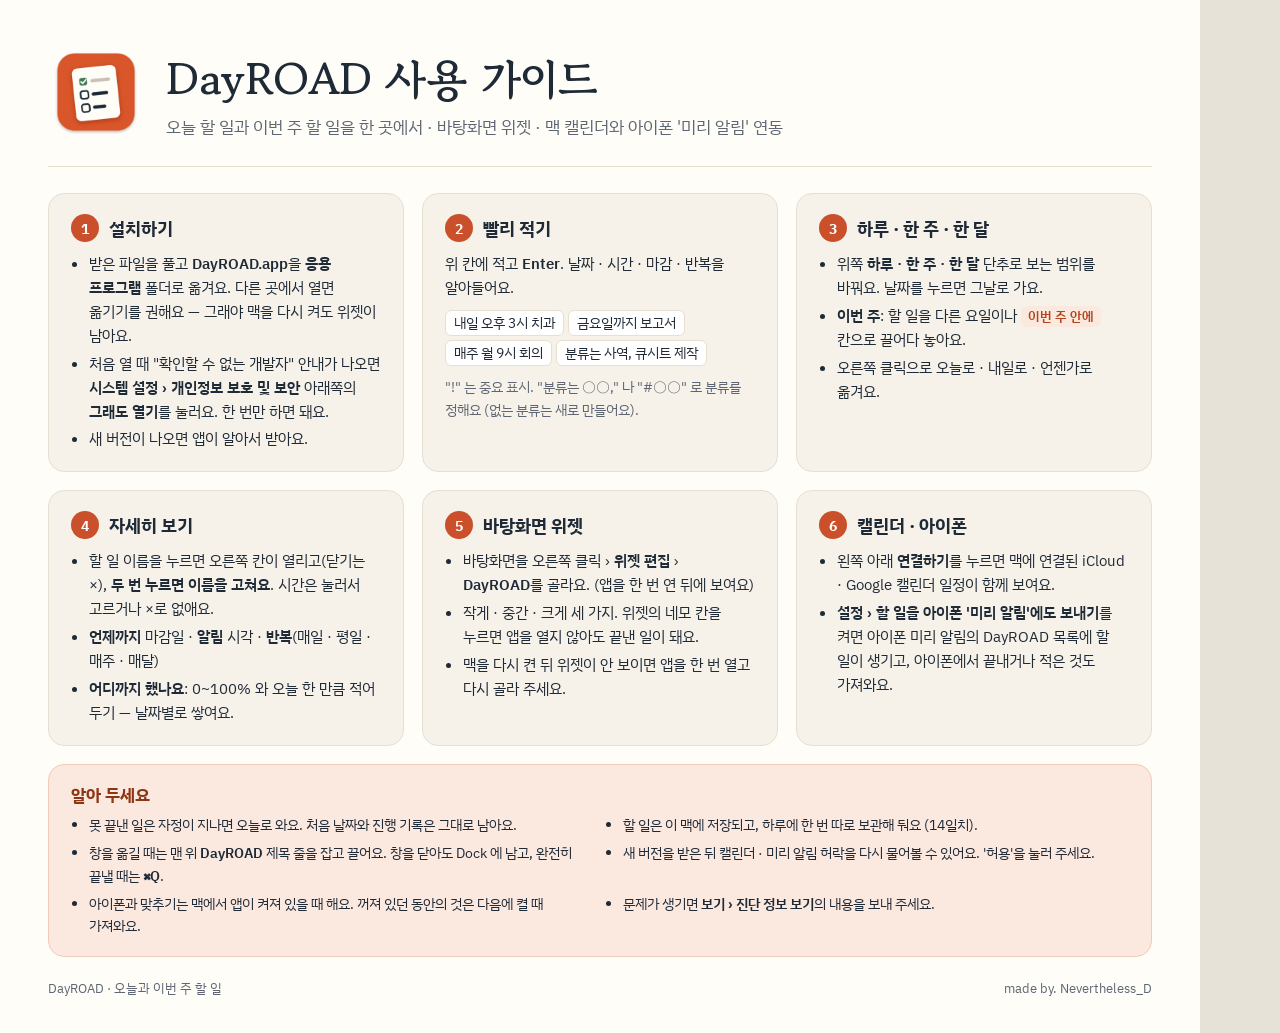
<file: docs/guide.html>
<!doctype html>
<html lang="ko">
<head>
<meta charset="utf-8">
<title>DayROAD 사용 가이드</title>
<style>
@font-face { font-family: 'IBM Plex Sans KR'; font-weight: 400; src: url(../engine/web/fonts/IBMPlexSansKR-Regular.woff2); }
@font-face { font-family: 'IBM Plex Sans KR'; font-weight: 500; src: url(../engine/web/fonts/IBMPlexSansKR-Medium.woff2); }
@font-face { font-family: 'IBM Plex Sans KR'; font-weight: 600; src: url(../engine/web/fonts/IBMPlexSansKR-SemiBold.woff2); }
@font-face { font-family: 'IBM Plex Sans KR'; font-weight: 700; src: url(../engine/web/fonts/IBMPlexSansKR-Bold.woff2); }
@font-face { font-family: 'Gowun Batang'; font-weight: 700; src: url(../engine/web/fonts/GowunBatang-Bold.woff2); }
* { box-sizing: border-box; }
body { margin: 0; background: #E7E2D8; font-family: 'IBM Plex Sans KR', sans-serif; color: #1F2A37; word-break: keep-all; }
.page { width: 1200px; padding: 44px 48px 36px; background: #FFFDF8; }
.top { display: flex; align-items: center; gap: 22px; padding-bottom: 26px; border-bottom: 1px solid #E6DFD2; }
.top img { width: 96px; height: 96px; }
.top h1 { margin: 0; font-family: 'Gowun Batang', serif; font-size: 44px; letter-spacing: -.5px; }
.top p { margin: 4px 0 0; font-size: 17px; color: #5E6673; }
.grid { display: grid; grid-template-columns: repeat(3, minmax(0, 1fr)); gap: 18px; margin-top: 26px; }
.card { background: #F6F2EA; border: 1px solid #E6DFD2; border-radius: 16px; padding: 20px 22px; }
.card h2 { margin: 0 0 10px; display: flex; align-items: center; gap: 10px; font-size: 18px; }
.num { display: inline-flex; align-items: center; justify-content: center; width: 28px; height: 28px; border-radius: 50%; background: #C9502A; color: #FFFFFF; font-size: 14px; font-weight: 700; flex: none; }
.card p, .card li { font-size: 14.5px; line-height: 1.65; margin: 0; }
.card ul { margin: 0; padding-left: 18px; }
.card li + li { margin-top: 4px; }
.ex { display: inline-block; margin: 2px 0; padding: 1px 8px; border-radius: 6px; background: #FFFFFF; border: 1px solid #E6DFD2; font-size: 13.5px; }
.chip { display: inline-block; padding: 0 7px; border-radius: 6px; background: #FBE9E0; color: #B4461C; font-weight: 600; font-size: 13px; }
b { font-weight: 600; }
.warn { margin-top: 18px; background: #FBE9E0; border: 1px solid #F0CBB8; border-radius: 16px; padding: 18px 22px; }
.warn h2 { margin: 0 0 8px; font-size: 17px; color: #8E3613; }
.warn ul { margin: 0; padding-left: 18px; display: grid; grid-template-columns: 1fr 1fr; gap: 6px 28px; }
.warn li { font-size: 14px; line-height: 1.6; }
.foot { display: flex; justify-content: space-between; margin-top: 22px; font-size: 13px; color: #5E6673; }
.wid { display: flex; gap: 8px; margin-top: 10px; }
.wid span { display: block; border-radius: 10px; background: #FFFDF8; border: 1px solid #E6DFD2; }
</style>
</head>
<body>
<div class="page">
  <div class="top">
    <img src="../app/AppIcon.png" alt="">
    <div>
      <h1>DayROAD 사용 가이드</h1>
      <p>오늘 할 일과 이번 주 할 일을 한 곳에서 · 바탕화면 위젯 · 맥 캘린더와 아이폰 '미리 알림' 연동</p>
    </div>
  </div>

  <div class="grid">
    <div class="card">
      <h2><span class="num">1</span>설치하기</h2>
      <ul>
        <li>받은 파일을 풀고 <b>DayROAD.app</b>을 <b>응용 프로그램</b> 폴더로 옮겨요. 다른 곳에서 열면 옮기기를 권해요 — 그래야 맥을 다시 켜도 위젯이 남아요.</li>
        <li>처음 열 때 "확인할 수 없는 개발자" 안내가 나오면 <b>시스템 설정 › 개인정보 보호 및 보안</b> 아래쪽의 <b>그래도 열기</b>를 눌러요. 한 번만 하면 돼요.</li>
        <li>새 버전이 나오면 앱이 알아서 받아요.</li>
      </ul>
    </div>
    <div class="card">
      <h2><span class="num">2</span>빨리 적기</h2>
      <p>위 칸에 적고 <b>Enter</b>. 날짜 · 시간 · 마감 · 반복을 알아들어요.</p>
      <p style="margin-top: 8px"><span class="ex">내일 오후 3시 치과</span> <span class="ex">금요일까지 보고서</span><br><span class="ex">매주 월 9시 회의</span> <span class="ex">분류는 사역, 큐시트 제작</span></p>
      <p style="margin-top: 8px; font-size: 13.5px; color: #5E6673">"!" 는 중요 표시. "분류는 ○○," 나 "#○○" 로 분류를 정해요 (없는 분류는 새로 만들어요).</p>
    </div>
    <div class="card">
      <h2><span class="num">3</span>하루 · 한 주 · 한 달</h2>
      <ul>
        <li>위쪽 <b>하루 · 한 주 · 한 달</b> 단추로 보는 범위를 바꿔요. 날짜를 누르면 그날로 가요.</li>
        <li><b>이번 주</b>: 할 일을 다른 요일이나 <span class="chip">이번 주 안에</span> 칸으로 끌어다 놓아요.</li>
        <li>오른쪽 클릭으로 오늘로 · 내일로 · 언젠가로 옮겨요.</li>
      </ul>
    </div>
    <div class="card">
      <h2><span class="num">4</span>자세히 보기</h2>
      <ul>
        <li>할 일 이름을 누르면 오른쪽 칸이 열리고(닫기는 ×), <b>두 번 누르면 이름을 고쳐요</b>. 시간은 눌러서 고르거나 ×로 없애요.</li>
        <li><b>언제까지</b> 마감일 · <b>알림</b> 시각 · <b>반복</b>(매일 · 평일 · 매주 · 매달)</li>
        <li><b>어디까지 했나요</b>: 0~100% 와 오늘 한 만큼 적어 두기 — 날짜별로 쌓여요.</li>
      </ul>
    </div>
    <div class="card">
      <h2><span class="num">5</span>바탕화면 위젯</h2>
      <ul>
        <li>바탕화면을 오른쪽 클릭 › <b>위젯 편집</b> › <b>DayROAD</b>를 골라요. (앱을 한 번 연 뒤에 보여요)</li>
        <li>작게 · 중간 · 크게 세 가지. 위젯의 네모 칸을 누르면 앱을 열지 않아도 끝낸 일이 돼요.</li>
        <li>맥을 다시 켠 뒤 위젯이 안 보이면 앱을 한 번 열고 다시 골라 주세요.</li>
      </ul>
    </div>
    <div class="card">
      <h2><span class="num">6</span>캘린더 · 아이폰</h2>
      <ul>
        <li>왼쪽 아래 <b>연결하기</b>를 누르면 맥에 연결된 iCloud · Google 캘린더 일정이 함께 보여요.</li>
        <li><b>설정 › 할 일을 아이폰 '미리 알림'에도 보내기</b>를 켜면 아이폰 미리 알림의 DayROAD 목록에 할 일이 생기고, 아이폰에서 끝내거나 적은 것도 가져와요.</li>
      </ul>
    </div>
  </div>

  <div class="warn">
    <h2>알아 두세요</h2>
    <ul>
      <li>못 끝낸 일은 자정이 지나면 오늘로 와요. 처음 날짜와 진행 기록은 그대로 남아요.</li>
      <li>할 일은 이 맥에 저장되고, 하루에 한 번 따로 보관해 둬요 (14일치).</li>
      <li>창을 옮길 때는 맨 위 <b>DayROAD</b> 제목 줄을 잡고 끌어요. 창을 닫아도 Dock 에 남고, 완전히 끝낼 때는 <b>⌘Q</b>.</li>
      <li>새 버전을 받은 뒤 캘린더 · 미리 알림 허락을 다시 물어볼 수 있어요. '허용'을 눌러 주세요.</li>
      <li>아이폰과 맞추기는 맥에서 앱이 켜져 있을 때 해요. 꺼져 있던 동안의 것은 다음에 켤 때 가져와요.</li>
      <li>문제가 생기면 <b>보기 › 진단 정보 보기</b>의 내용을 보내 주세요.</li>
    </ul>
  </div>

  <div class="foot"><span>DayROAD · 오늘과 이번 주 할 일</span><span>made by. Nevertheless_D</span></div>
</div>
</body>
</html>
</file>
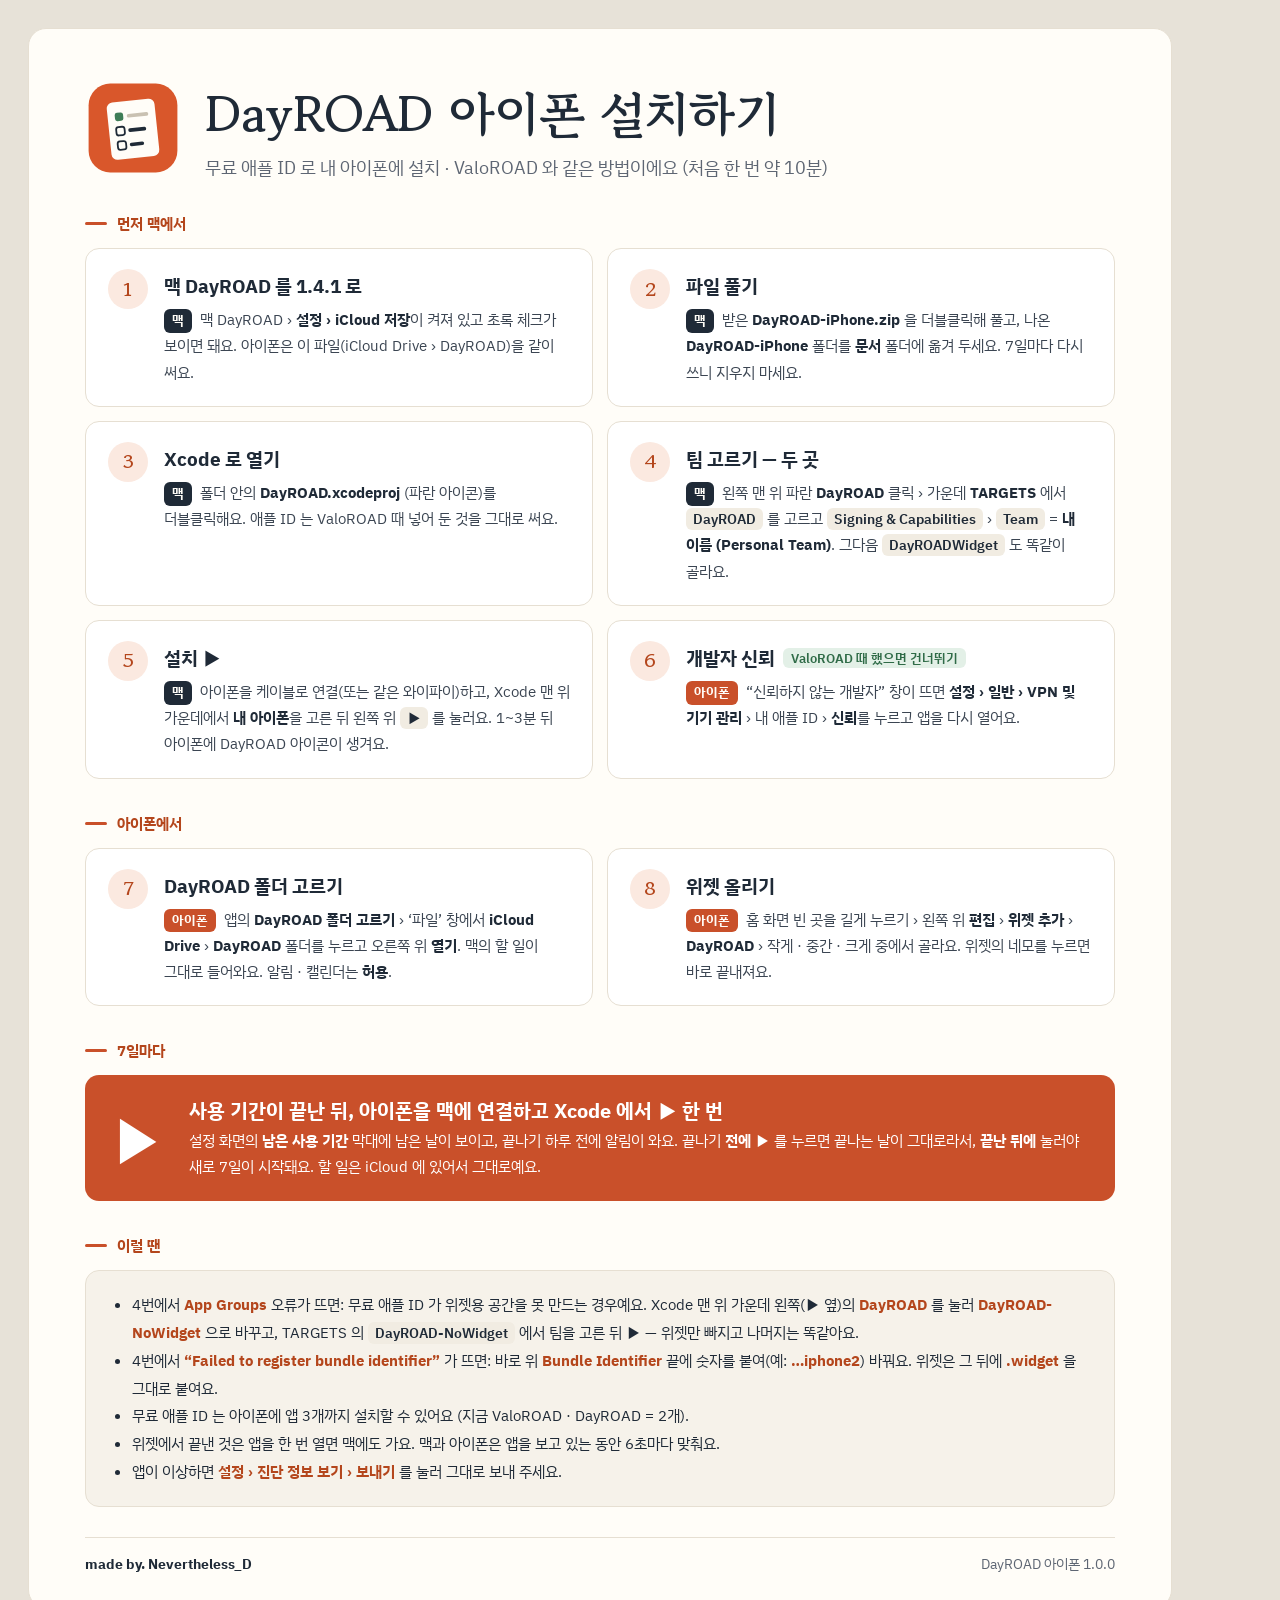
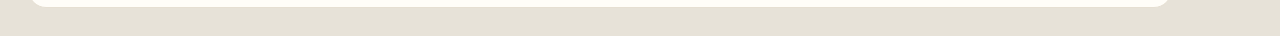
<file: docs/ios-guide.html>
<!doctype html>
<html lang="ko">
<head>
<meta charset="utf-8">
<title>DayROAD 아이폰 설치 가이드</title>
<style>
@font-face { font-family: 'Gowun Batang'; src: url('../engine/web/fonts/GowunBatang-Bold.woff2') format('woff2'); font-weight: 700; }
@font-face { font-family: 'IBM Plex Sans KR'; src: url('../engine/web/fonts/IBMPlexSansKR-Regular.woff2') format('woff2'); font-weight: 400; }
@font-face { font-family: 'IBM Plex Sans KR'; src: url('../engine/web/fonts/IBMPlexSansKR-SemiBold.woff2') format('woff2'); font-weight: 600; }
@font-face { font-family: 'IBM Plex Sans KR'; src: url('../engine/web/fonts/IBMPlexSansKR-Bold.woff2') format('woff2'); font-weight: 700; }
* { box-sizing: border-box; }
body { margin: 0; width: 1200px; background: #E7E2D8; color: #1F2A37; font-family: 'IBM Plex Sans KR', sans-serif; word-break: keep-all; }
.wrap { margin: 28px; padding: 48px 56px 34px; background: #FFFDF8; border: 1px solid #E6DFD2; border-radius: 18px; }
.head { display: flex; align-items: center; gap: 24px; }
h1 { margin: 0; font-family: 'Gowun Batang', serif; font-size: 50px; letter-spacing: -0.5px; }
.sub { margin-top: 6px; font-size: 18px; color: #5E6673; }
.kicker { margin: 34px 0 14px; font-size: 15px; font-weight: 700; color: #B4461C; display: flex; align-items: center; gap: 10px; }
.kicker::before { content: ''; width: 22px; height: 3px; border-radius: 2px; background: #C9502A; }
.grid { display: grid; grid-template-columns: repeat(2, minmax(0, 1fr)); gap: 14px; }
.step { display: flex; gap: 16px; padding: 20px 22px; background: #FFFFFF; border: 1px solid #E6DFD2; border-radius: 14px; }
.step .n { flex: none; width: 40px; height: 40px; border-radius: 50%; background: #FBE9E0; color: #B4461C; font-family: 'Gowun Batang', serif; font-size: 20px; display: flex; align-items: center; justify-content: center; }
.step h3 { margin: 4px 0 8px; font-size: 19px; }
.step p { margin: 0; font-size: 15px; line-height: 1.75; color: #3B4552; }
.step b { color: #1F2A37; }
.skip { display: inline-block; margin-left: 8px; font-size: 12.5px; font-weight: 600; color: #2F6B47; background: #E3F0E7; padding: 1px 8px; border-radius: 6px; vertical-align: 2px; }
.k { display: inline-block; font-size: 13.5px; font-weight: 600; padding: 0 7px; border-radius: 6px; background: #F1ECE2; color: #1F2A37; line-height: 1.6; }
.where { display: inline-block; font-size: 12.5px; font-weight: 700; padding: 1px 8px; border-radius: 6px; margin-right: 4px; background: #1F2A37; color: #FFFDF8; }
.where.ph { background: #C9502A; }
.again { display: flex; gap: 22px; align-items: center; padding: 22px 26px; border-radius: 14px; background: #C9502A; color: #FFFFFF; }
.again .big { font-family: 'Gowun Batang', serif; font-size: 56px; line-height: 1; }
.again strong { display: block; font-size: 20px; margin-bottom: 4px; }
.again p { margin: 0; font-size: 15px; line-height: 1.7; }
.tips { padding: 20px 26px; border-radius: 14px; background: #F6F2EA; border: 1px solid #E6DFD2; }
.tips ul { margin: 0; padding-left: 20px; font-size: 15px; line-height: 1.85; }
.tips b { color: #B4461C; }
.foot { display: flex; justify-content: space-between; margin-top: 30px; padding-top: 16px; border-top: 1px solid #E6DFD2; font-size: 14px; color: #5E6673; }
.foot b { color: #1F2A37; }
</style>
</head>
<body>
<div class="wrap">
  <div class="head">
    <svg width="96" height="96" viewBox="0 0 160 160" aria-hidden="true"><rect x="6" y="6" width="148" height="148" rx="36" fill="#D9572B"/><g transform="rotate(-6 80 82)"><rect x="40" y="34" width="80" height="96" rx="10" fill="#FFFDF8"/><rect x="52" y="52" width="14" height="14" rx="4" fill="#3F7D57"/><rect x="72" y="56" width="36" height="6" rx="3" fill="#C9C1B2"/><rect x="52" y="76" width="14" height="14" rx="4" fill="none" stroke="#1F2A37" stroke-width="3"/><rect x="72" y="80" width="30" height="6" rx="3" fill="#1F2A37"/><rect x="52" y="100" width="14" height="14" rx="4" fill="none" stroke="#1F2A37" stroke-width="3"/><rect x="72" y="104" width="24" height="6" rx="3" fill="#1F2A37"/></g></svg>
    <div>
      <h1>DayROAD 아이폰 설치하기</h1>
      <div class="sub">무료 애플 ID 로 내 아이폰에 설치 · ValoROAD 와 같은 방법이에요 (처음 한 번 약 10분)</div>
    </div>
  </div>

  <div class="kicker">먼저 맥에서</div>
  <div class="grid">
    <div class="step"><span class="n">1</span><div><h3>맥 DayROAD 를 1.4.1 로</h3>
      <p><span class="where">맥</span> 맥 DayROAD › <b>설정 › iCloud 저장</b>이 켜져 있고 초록 체크가 보이면 돼요. 아이폰은 이 파일(iCloud Drive › DayROAD)을 같이 써요.</p></div></div>
    <div class="step"><span class="n">2</span><div><h3>파일 풀기</h3>
      <p><span class="where">맥</span> 받은 <b>DayROAD-iPhone.zip</b> 을 더블클릭해 풀고, 나온 <b>DayROAD-iPhone</b> 폴더를 <b>문서</b> 폴더에 옮겨 두세요. 7일마다 다시 쓰니 지우지 마세요.</p></div></div>
    <div class="step"><span class="n">3</span><div><h3>Xcode 로 열기</h3>
      <p><span class="where">맥</span> 폴더 안의 <b>DayROAD.xcodeproj</b> (파란 아이콘)를 더블클릭해요. 애플 ID 는 ValoROAD 때 넣어 둔 것을 그대로 써요.</p></div></div>
    <div class="step"><span class="n">4</span><div><h3>팀 고르기 — 두 곳</h3>
      <p><span class="where">맥</span> 왼쪽 맨 위 파란 <b>DayROAD</b> 클릭 › 가운데 <b>TARGETS</b> 에서 <span class="k">DayROAD</span> 를 고르고 <span class="k">Signing &amp; Capabilities</span> › <span class="k">Team</span> = <b>내 이름 (Personal Team)</b>. 그다음 <span class="k">DayROADWidget</span> 도 똑같이 골라요.</p></div></div>
    <div class="step"><span class="n">5</span><div><h3>설치 ▶</h3>
      <p><span class="where">맥</span> 아이폰을 케이블로 연결(또는 같은 와이파이)하고, Xcode 맨 위 가운데에서 <b>내 아이폰</b>을 고른 뒤 왼쪽 위 <span class="k">▶</span> 를 눌러요. 1~3분 뒤 아이폰에 DayROAD 아이콘이 생겨요.</p></div></div>
    <div class="step"><span class="n">6</span><div><h3>개발자 신뢰<span class="skip">ValoROAD 때 했으면 건너뛰기</span></h3>
      <p><span class="where ph">아이폰</span> “신뢰하지 않는 개발자” 창이 뜨면 <b>설정 › 일반 › VPN 및 기기 관리</b> › 내 애플 ID › <b>신뢰</b>를 누르고 앱을 다시 열어요.</p></div></div>
  </div>

  <div class="kicker">아이폰에서</div>
  <div class="grid">
    <div class="step"><span class="n">7</span><div><h3>DayROAD 폴더 고르기</h3>
      <p><span class="where ph">아이폰</span> 앱의 <b>DayROAD 폴더 고르기</b> › ‘파일’ 창에서 <b>iCloud Drive</b> › <b>DayROAD</b> 폴더를 누르고 오른쪽 위 <b>열기</b>. 맥의 할 일이 그대로 들어와요. 알림 · 캘린더는 <b>허용</b>.</p></div></div>
    <div class="step"><span class="n">8</span><div><h3>위젯 올리기</h3>
      <p><span class="where ph">아이폰</span> 홈 화면 빈 곳을 길게 누르기 › 왼쪽 위 <b>편집</b> › <b>위젯 추가</b> › <b>DayROAD</b> › 작게 · 중간 · 크게 중에서 골라요. 위젯의 네모를 누르면 바로 끝내져요.</p></div></div>
  </div>

  <div class="kicker">7일마다</div>
  <div class="again">
    <span class="big">▶</span>
    <div>
      <strong>사용 기간이 끝난 뒤, 아이폰을 맥에 연결하고 Xcode 에서 ▶ 한 번</strong>
      <p>설정 화면의 <b>남은 사용 기간</b> 막대에 남은 날이 보이고, 끝나기 하루 전에 알림이 와요. 끝나기 <b>전에</b> ▶ 를 누르면 끝나는 날이 그대로라서,
      <b>끝난 뒤에</b> 눌러야 새로 7일이 시작돼요. 할 일은 iCloud 에 있어서 그대로예요.</p>
    </div>
  </div>

  <div class="kicker">이럴 땐</div>
  <div class="tips">
    <ul>
      <li>4번에서 <b>App Groups</b> 오류가 뜨면: 무료 애플 ID 가 위젯용 공간을 못 만드는 경우예요. Xcode 맨 위 가운데 왼쪽(▶ 옆)의 <b>DayROAD</b> 를 눌러 <b>DayROAD-NoWidget</b> 으로 바꾸고, TARGETS 의 <span class="k">DayROAD-NoWidget</span> 에서 팀을 고른 뒤 ▶ — 위젯만 빠지고 나머지는 똑같아요.</li>
      <li>4번에서 <b>“Failed to register bundle identifier”</b> 가 뜨면: 바로 위 <b>Bundle Identifier</b> 끝에 숫자를 붙여(예: <b>…iphone2</b>) 바꿔요. 위젯은 그 뒤에 <b>.widget</b> 을 그대로 붙여요.</li>
      <li>무료 애플 ID 는 아이폰에 앱 3개까지 설치할 수 있어요 (지금 ValoROAD · DayROAD = 2개).</li>
      <li>위젯에서 끝낸 것은 앱을 한 번 열면 맥에도 가요. 맥과 아이폰은 앱을 보고 있는 동안 6초마다 맞춰요.</li>
      <li>앱이 이상하면 <b>설정 › 진단 정보 보기 › 보내기</b> 를 눌러 그대로 보내 주세요.</li>
    </ul>
  </div>
  <div class="foot"><b>made by. Nevertheless_D</b><span>DayROAD 아이폰 1.0.0</span></div>
</div>
</body>
</html>
</file>
